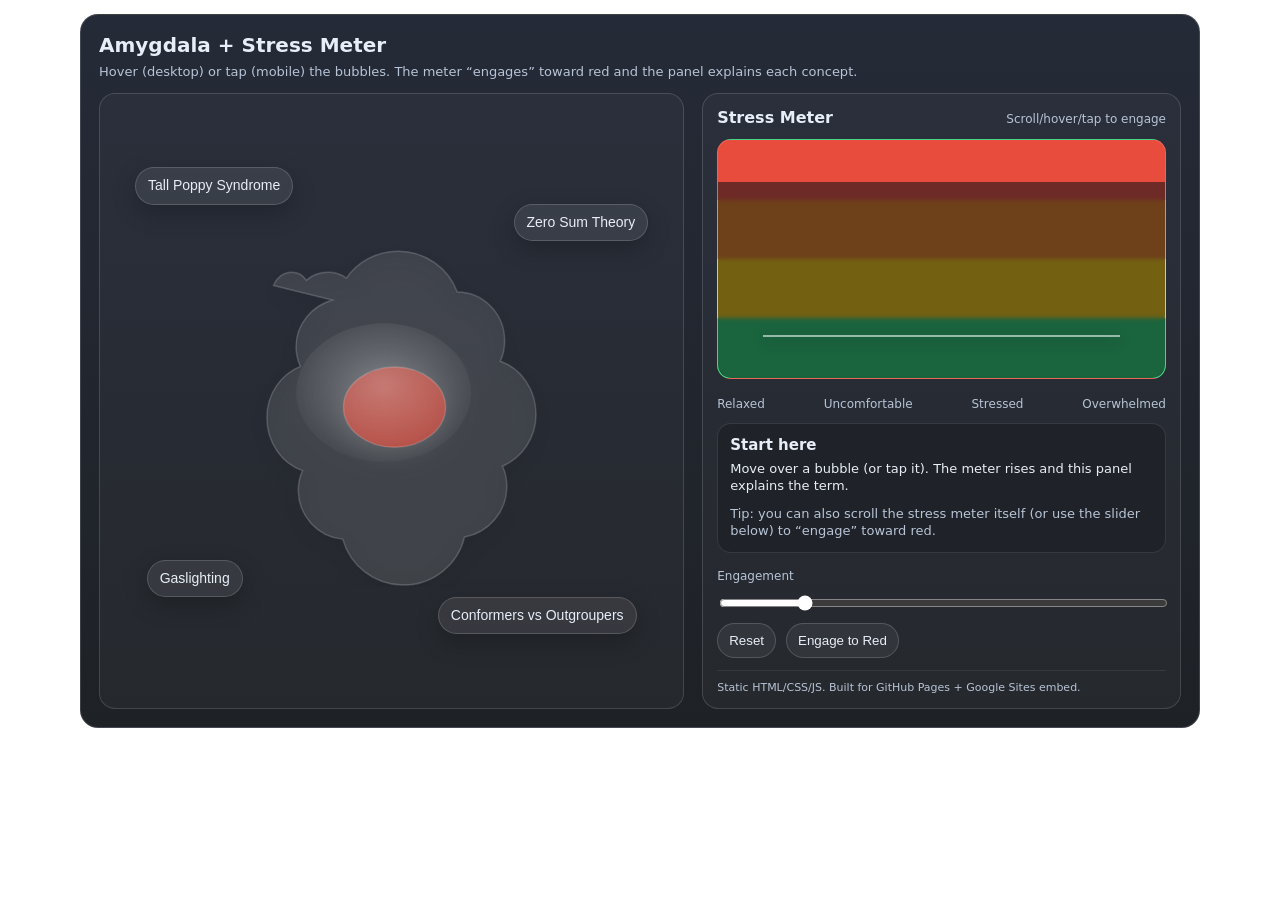
<file: index.html>
<!doctype html>
<html lang="en">
<head>
  <meta charset="utf-8" />
  <meta name="viewport" content="width=device-width,initial-scale=1" />
  <title>Amygdala Stress Meter — Interactive Concepts</title>
  <meta name="description" content="Interactive stress meter + concepts designed for embedding in Google Sites." />
  <link rel="stylesheet" href="./style.css" />
</head>

<body>
  <main class="wrap" aria-label="Interactive stress meter and concepts">
    <header class="hero">
      <h1>Amygdala + Stress Meter</h1>
      <p class="sub">
        Hover (desktop) or tap (mobile) the bubbles. The meter “engages” toward red and the panel explains each concept.
      </p>
    </header>

    <section class="grid">
      <!-- LEFT: brain + bubbles -->
      <div class="stage" id="stage" aria-label="Amygdala illustration with interactive bubbles">
        <div class="brain" aria-hidden="true">
          <!-- Inline SVG placeholder. Replace with your own image if desired. -->
          <svg class="brainSvg" viewBox="0 0 512 512" role="img" aria-label="Stylized amygdala illustration">
            <defs>
              <filter id="shadow" x="-20%" y="-20%" width="140%" height="140%">
                <feDropShadow dx="0" dy="12" stdDeviation="16" flood-color="rgba(0,0,0,.45)" />
              </filter>
              <radialGradient id="g1" cx="50%" cy="45%" r="60%">
                <stop offset="0%" stop-color="rgba(255,255,255,.35)"/>
                <stop offset="100%" stop-color="rgba(255,255,255,0)"/>
              </radialGradient>
            </defs>
            <g filter="url(#shadow)">
              <path class="brainShape" d="M175 118c-28 8-50 33-50 64 0 10 2 19 6 27-27 11-46 38-46 70 0 34 20 63 49 73-4 8-6 17-6 27 0 35 27 64 61 67 10 36 43 63 83 63 41 0 75-28 84-66 33-6 58-35 58-69 0-10-2-20-6-28 27-12 46-39 46-71 0-34-20-63-49-73 4-8 6-18 6-28 0-37-29-67-65-67-12-33-44-56-81-56-30 0-56 15-71 37-7-5-16-8-25-8-12 0-22 4-30 11-4-6-11-11-20-11-12 0-21 8-25 18z"/>
              <ellipse class="amygdala" cx="260" cy="265" rx="70" ry="55"/>
              <ellipse class="highlight" cx="245" cy="245" rx="120" ry="95" fill="url(#g1)"/>
            </g>
          </svg>
        </div>

        <button class="bubble b1" type="button" data-key="tps">Tall Poppy Syndrome</button>
        <button class="bubble b2" type="button" data-key="zst">Zero Sum Theory</button>
        <button class="bubble b3" type="button" data-key="gas">Gaslighting</button>
        <button class="bubble b4" type="button" data-key="cvo">Conformers vs Outgroupers</button>
      </div>

      <!-- RIGHT: meter + definition -->
      <aside class="panel" aria-label="Stress meter and definition panel">
        <div class="meterHeader">
          <h2>Stress Meter</h2>
          <p class="hint">Scroll/hover/tap to engage</p>
        </div>

        <div class="meter" id="meter" role="img" aria-label="Stress meter with green to red levels">
          <div class="meterFill" id="fill" aria-hidden="true"></div>
          <div class="meterNeedle" id="needle" aria-hidden="true"></div>
        </div>

        <div class="meterLabelRow" aria-hidden="true">
          <span>Relaxed</span><span>Uncomfortable</span><span>Stressed</span><span>Overwhelmed</span>
        </div>

        <div class="def" id="def">
          <h3>Start here</h3>
          <p>Move over a bubble (or tap it). The meter rises and this panel explains the term.</p>
          <p class="muted">Tip: you can also scroll the stress meter itself (or use the slider below) to “engage” toward red.</p>
        </div>

        <div class="controls">
          <label for="engageRange" class="controlLabel">Engagement</label>
          <input id="engageRange" class="range" type="range" min="0" max="100" value="18" />
          <div class="row">
            <button class="btn" id="reset" type="button">Reset</button>
            <button class="btn" id="engage" type="button">Engage to Red</button>
          </div>
        </div>

        <footer class="footerNote">
          <span>Static HTML/CSS/JS. Built for GitHub Pages + Google Sites embed.</span>
        </footer>
      </aside>
    </section>
  </main>

  <script defer src="./script.js"></script>
</body>
</html>
</file>
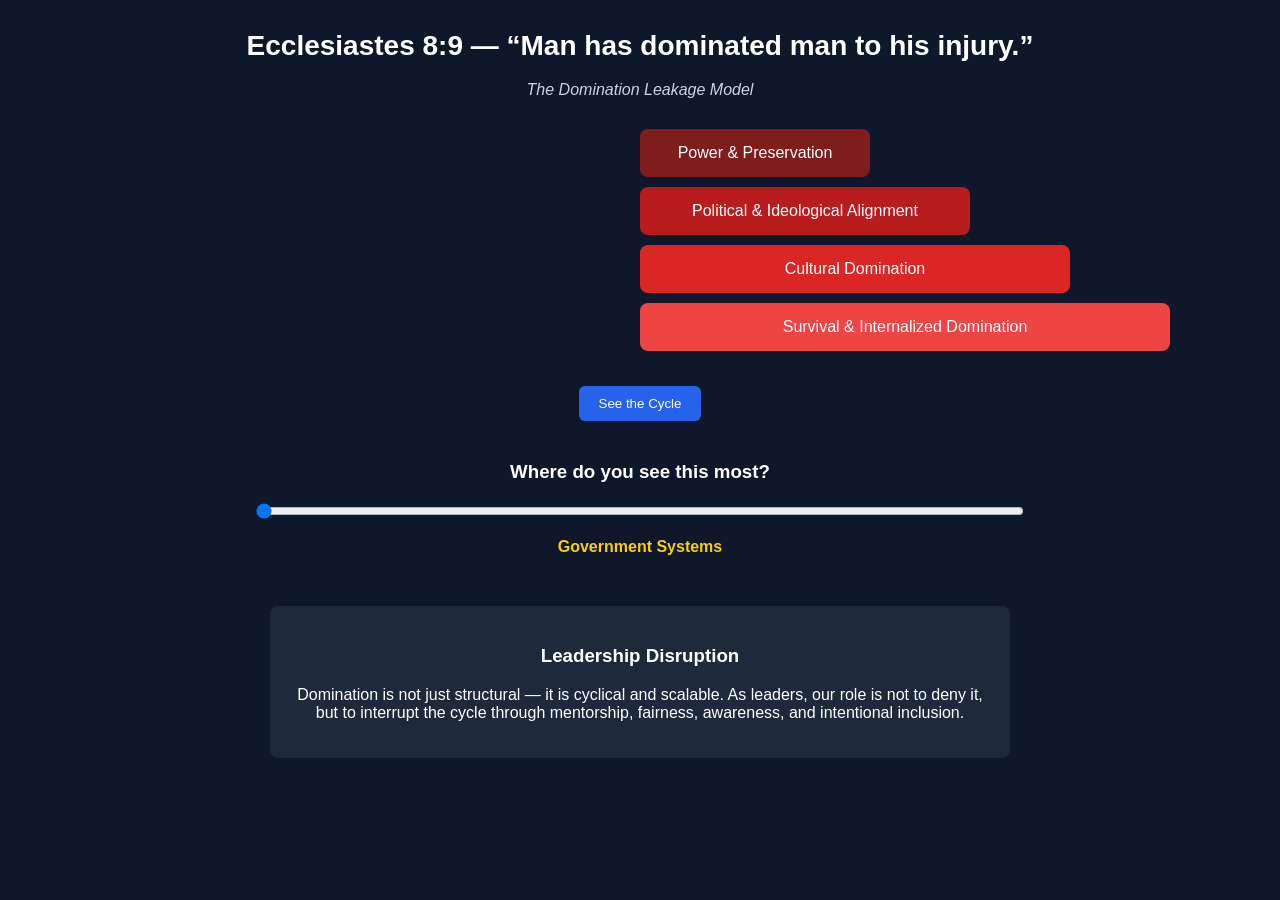
<file: domination-model.html>
<!DOCTYPE html>
<html lang="en">
<head>
<meta charset="UTF-8">
<meta name="viewport" content="width=device-width, initial-scale=1.0">
<title>The Domination Leakage Model</title>

<style>
body {
    font-family: Arial, sans-serif;
    background: #0f172a;
    color: white;
    text-align: center;
    margin: 0;
    padding: 0;
}

h1 {
    margin-top: 30px;
    font-size: 28px;
}

.subtitle {
    font-style: italic;
    color: #cbd5e1;
    margin-bottom: 30px;
}

.pyramid {
    width: 0;
    margin: 0 auto;
}

.layer {
    margin: 10px auto;
    padding: 15px;
    cursor: pointer;
    transition: 0.3s;
    border-radius: 8px;
}

.layer:hover {
    transform: scale(1.05);
}

.top { width: 200px; background: #7f1d1d; }
.upper { width: 300px; background: #b91c1c; }
.middle { width: 400px; background: #dc2626; }
.bottom { width: 500px; background: #ef4444; }

.popup {
    display: none;
    margin-top: 15px;
    padding: 15px;
    background: #1e293b;
    border-radius: 8px;
}

button {
    margin-top: 25px;
    padding: 10px 20px;
    background: #2563eb;
    border: none;
    border-radius: 6px;
    color: white;
    cursor: pointer;
}

button:hover {
    background: #1d4ed8;
}

#cycleAnimation {
    margin-top: 20px;
    font-size: 18px;
    color: #38bdf8;
}

.slider-container {
    margin-top: 40px;
}

input[type=range] {
    width: 60%;
}

.scale-output {
    margin-top: 15px;
    font-weight: bold;
    color: #facc15;
}

.leadership {
    margin: 50px auto;
    max-width: 700px;
    background: #1e293b;
    padding: 20px;
    border-radius: 8px;
}
</style>
</head>

<body>

<h1>Ecclesiastes 8:9 — “Man has dominated man to his injury.”</h1>
<div class="subtitle">The Domination Leakage Model</div>

<div class="pyramid">

<div class="layer top" onclick="togglePopup('p1')">
Power & Preservation
<div id="p1" class="popup">
Leaders and systems create policies to protect status and control.  
Driven by fear of loss, institutional bias, and status protection.
</div>
</div>

<div class="layer upper" onclick="togglePopup('p2')">
Political & Ideological Alignment
<div id="p2" class="popup">
Politics becomes identity.  
Confirmation bias and in-group vs out-group thinking shape division.
</div>
</div>

<div class="layer middle" onclick="togglePopup('p3')">
Cultural Domination
<div id="p3" class="popup">
Domination becomes subtle.  
Workplace cliques, resistance to difference, identity protection.
</div>
</div>

<div class="layer bottom" onclick="togglePopup('p4')">
Survival & Internalized Domination
<div id="p4" class="popup">
Even those with little power seek control somewhere.  
Family dynamics, schools, bullying — the cycle continues.
</div>
</div>

</div>

<button onclick="animateCycle()">See the Cycle</button>

<div id="cycleAnimation"></div>

<div class="slider-container">
<h3>Where do you see this most?</h3>
<input type="range" min="1" max="5" value="1" id="scaleSlider" oninput="updateScale()">
<div class="scale-output" id="scaleOutput"></div>
</div>

<div class="leadership">
<h3>Leadership Disruption</h3>
<p>
Domination is not just structural — it is cyclical and scalable.  
As leaders, our role is not to deny it, but to interrupt the cycle  
through mentorship, fairness, awareness, and intentional inclusion.
</p>
</div>

<script>
function togglePopup(id) {
    var popup = document.getElementById(id);
    popup.style.display = popup.style.display === "block" ? "none" : "block";
}

function animateCycle() {
    const text = document.getElementById("cycleAnimation");
    text.innerHTML = "National → Organizational → Social → Family → Individual → (Resets & Repeats)";
}

function updateScale() {
    const slider = document.getElementById("scaleSlider").value;
    const output = document.getElementById("scaleOutput");

    const levels = {
        1: "Government Systems",
        2: "Organizations & Departments",
        3: "Workplace Culture",
        4: "Family Structure",
        5: "Individual Behavior"
    };

    output.innerHTML = levels[slider];
}

updateScale();
</script>

</body>
</html>
</file>
<file: style.css>
:root{
  --text:#e7eef7;
  --muted:#b7c4d6;
  --ring:rgba(255,255,255,.14);
}

*{ box-sizing:border-box; }
html,body{ height:100%; }
body{
  margin:0;
  font-family: system-ui, -apple-system, Segoe UI, Roboto, Arial, sans-serif;
  background: transparent;
  color: var(--text);
}

.wrap{
  width:min(1120px, 96vw);
  margin: 14px auto;
  padding: 18px;
  background: linear-gradient(180deg, rgba(18,24,38,.92), rgba(11,15,20,.92));
  border: 1px solid var(--ring);
  border-radius: 18px;
}

.hero{ margin-bottom: 12px; }
.hero h1{ margin: 0 0 6px 0; font-size: 20px; }
.sub{ margin: 0; color: var(--muted); font-size: 13px; line-height: 1.35; }

.grid{
  display:grid;
  grid-template-columns: 1.1fr .9fr;
  gap: 18px;
  align-items: stretch;
}
@media (max-width: 900px){ .grid{ grid-template-columns: 1fr; } }

.stage{
  position: relative;
  min-height: 460px;
  background: rgba(255,255,255,.03);
  border: 1px solid var(--ring);
  border-radius: 16px;
  overflow: hidden;
}

.brain{
  position:absolute;
  inset:0;
  display:flex;
  align-items:center;
  justify-content:center;
  pointer-events:none;
}

.brainSvg{ width: min(380px, 64%); opacity: .96; }
.brainShape{ fill: rgba(255,255,255,.10); stroke: rgba(255,255,255,.18); stroke-width: 2; }
.amygdala{ fill: rgba(231, 76, 60, .68); stroke: rgba(255,255,255,.18); stroke-width: 2; }
.highlight{ opacity: .8; }

.bubble{
  position:absolute;
  padding: 10px 12px;
  border-radius: 999px;
  background: rgba(255,255,255,.08);
  border: 1px solid rgba(255,255,255,.16);
  color: var(--text);
  cursor: pointer;
  backdrop-filter: blur(6px);
  transition: transform .12s ease, background .12s ease, border-color .12s ease;
  font-size: 14px;
  line-height: 1.1;
  box-shadow: 0 8px 24px rgba(0,0,0,.22);
  max-width: 48%;
  text-align: center;
}
.bubble:hover{ transform: translateY(-2px) scale(1.02); background: rgba(255,255,255,.12); border-color: rgba(255,255,255,.26); }
.bubble:focus-visible{ outline: 2px solid rgba(255,255,255,.38); outline-offset: 2px; }

.b1{ top: 12%; left: 6%; }
.b2{ top: 18%; right: 6%; }
.b3{ bottom: 18%; left: 8%; }
.b4{ bottom: 12%; right: 8%; }

.panel{
  background: rgba(255,255,255,.03);
  border: 1px solid var(--ring);
  border-radius: 16px;
  padding: 14px;
  display:flex;
  flex-direction: column;
  gap: 12px;
}

.meterHeader{
  display:flex;
  align-items: baseline;
  justify-content: space-between;
  gap: 10px;
}
.meterHeader h2{ margin:0; font-size: 16px; }
.hint{ margin:0; color: var(--muted); font-size: 12px; }

.meter{
  position: relative;
  height: 240px;
  border-radius: 14px;
  border: 1px solid rgba(255,255,255,.14);
  overflow: hidden;
  background:
    linear-gradient(to top,
      #2ecc71 0%,
      #2ecc71 25%,
      #f1c40f 25%,
      #f1c40f 50%,
      #e67e22 50%,
      #e67e22 75%,
      #e74c3c 75%,
      #e74c3c 100%);
}

.meterFill{
  position:absolute;
  left:0; right:0; bottom:0;
  height: 82%;
  background: rgba(11,15,20,.55);
  backdrop-filter: blur(2px);
  transition: height .35s ease;
}

.meterNeedle{
  position:absolute;
  left: 10%;
  right: 10%;
  height: 2px;
  background: rgba(255,255,255,.55);
  top: 82%;
  transition: top .35s ease;
  box-shadow: 0 3px 14px rgba(0,0,0,.35);
}

.meterLabelRow{
  display:flex;
  justify-content: space-between;
  font-size: 12px;
  color: var(--muted);
  margin-top: 6px;
}

.def{
  flex: 1;
  background: rgba(0,0,0,.18);
  border: 1px solid rgba(255,255,255,.10);
  border-radius: 14px;
  padding: 12px;
}
.def h3{ margin: 0 0 6px 0; font-size: 15px; }
.def p{ margin: 0 0 10px 0; line-height: 1.35; font-size: 13px; }
.def p:last-child{ margin-bottom: 0; }
.muted{ color: var(--muted); }

.controls{ display:flex; flex-direction: column; gap: 10px; padding-top: 4px; }
.controlLabel{ font-size: 12px; color: var(--muted); }
.range{ width: 100%; accent-color: rgba(255,255,255,.65); }
.row{ display:flex; gap: 10px; flex-wrap: wrap; align-items:center; }

.btn{
  border-radius: 999px;
  border: 1px solid rgba(255,255,255,.16);
  background: rgba(255,255,255,.06);
  color: var(--text);
  padding: 9px 11px;
  cursor: pointer;
}
.btn:hover{ background: rgba(255,255,255,.10); }
.btn:focus-visible{ outline: 2px solid rgba(255,255,255,.30); outline-offset: 2px; }

.footerNote{
  color: var(--muted);
  font-size: 11px;
  border-top: 1px solid rgba(255,255,255,.08);
  padding-top: 10px;
}
</file>
